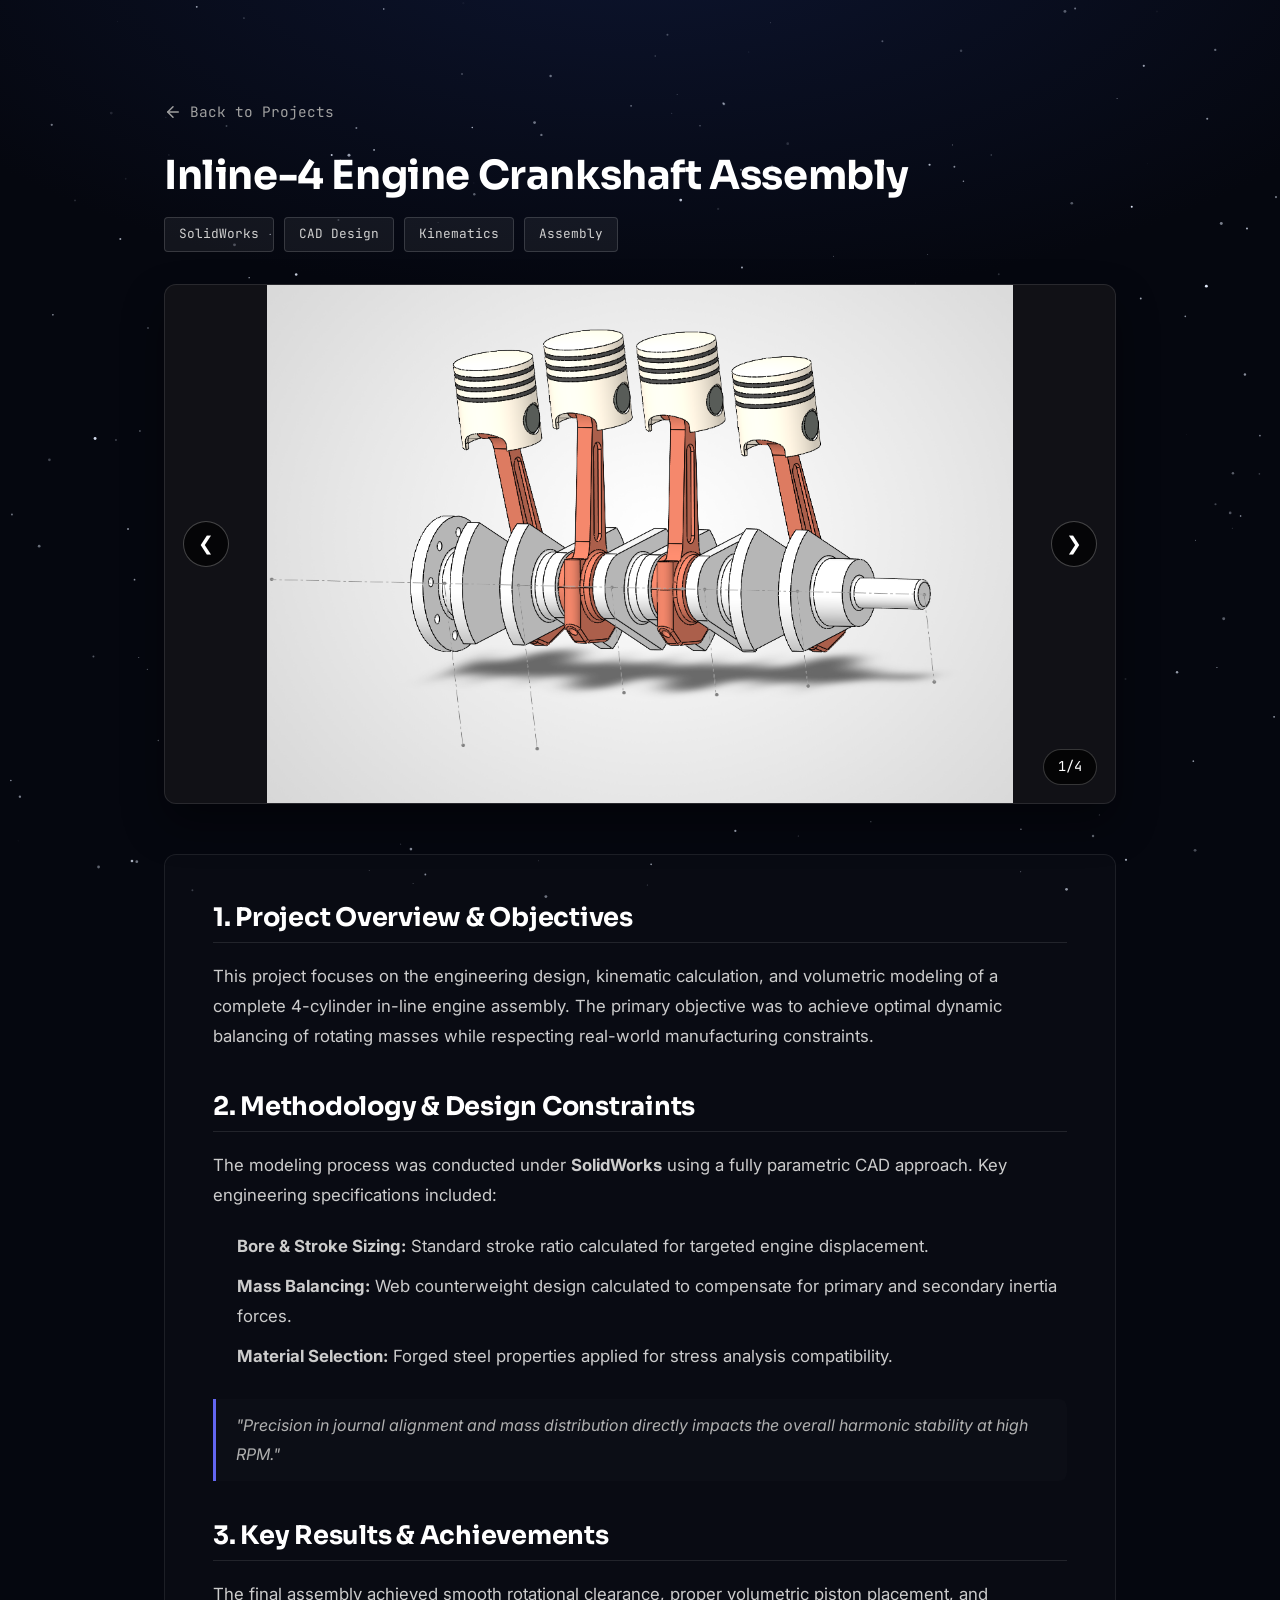
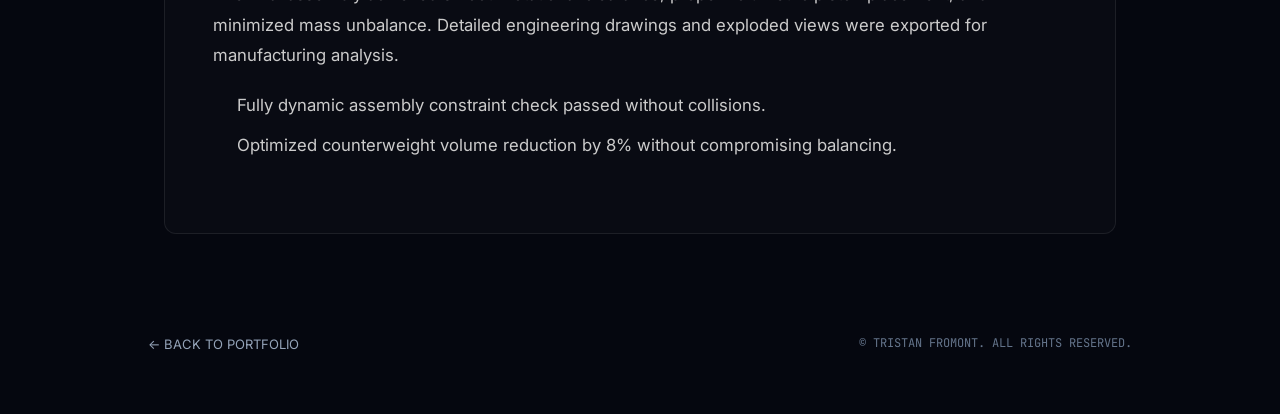
<file: project-engine.html>
<!DOCTYPE html>
<html lang="en">
<head>
    <meta charset="UTF-8">
    <meta name="viewport" content="width=device-width, initial-scale=1.0">
    <title>Project Title | Tristan Fromont Portfolio</title>

    <link rel="preconnect" href="https://fonts.googleapis.com">
    <link rel="preconnect" href="https://fonts.gstatic.com" crossorigin>
    <link href="https://fonts.googleapis.com/css2?family=Inter:wght@300;400;500;600&family=JetBrains+Mono:wght@400;500&family=Sora:wght@500;600;700&display=swap" rel="stylesheet">

    <link rel="stylesheet" href="css/style.css">

    <style>
        .project-detail {
            max-width: 1000px;
            margin: 100px auto 80px auto;
            padding: 0 24px;
        }

        .project-detail__back {
            display: inline-flex;
            align-items: center;
            gap: 8px;
            color: #a0a0a0;
            text-decoration: none;
            font-family: 'JetBrains Mono', monospace;
            font-size: 0.9rem;
            margin-bottom: 28px;
            transition: color 0.2s ease, transform 0.2s ease;
        }

        .project-detail__back:hover {
            color: #ffffff;
            transform: translateX(-4px);
        }

        .project-detail__header {
            margin-bottom: 32px;
        }

        .project-detail__title {
            font-family: 'Sora', sans-serif;
            font-size: 2.5rem;
            font-weight: 700;
            color: #ffffff;
            margin-bottom: 16px;
            line-height: 1.25;
        }

        .project-detail__tags {
            display: flex;
            flex-wrap: wrap;
            gap: 10px;
        }

        .project-detail__tag {
            font-family: 'JetBrains Mono', monospace;
            font-size: 0.8rem;
            padding: 6px 14px;
            border-radius: 4px;
            background: rgba(255, 255, 255, 0.06);
            border: 1px solid rgba(255, 255, 255, 0.15);
            color: #d0d0d0;
        }

        /* ===== GALERIE / CARROUSEL D'IMAGES ===== */
        .project-gallery {
            position: relative;
            width: 100%;
            height: 520px;
            border-radius: 12px;
            overflow: hidden;
            background: #111116;
            border: 1px solid rgba(255, 255, 255, 0.1);
            margin-bottom: 50px;
            box-shadow: 0 20px 40px rgba(0,0,0,0.4);
        }

        .project-gallery__item {
            position: absolute;
            top: 0;
            left: 0;
            width: 100%;
            height: 100%;
            object-fit: contain;
            opacity: 0;
            transition: opacity 0.4s ease-in-out;
            pointer-events: none;
        }

        .project-gallery__item.active {
            opacity: 1;
            pointer-events: auto;
        }

        .gallery-nav-btn {
            position: absolute;
            top: 50%;
            transform: translateY(-50%);
            background: rgba(0, 0, 0, 0.65);
            color: #fff;
            border: 1px solid rgba(255, 255, 255, 0.25);
            width: 46px;
            height: 46px;
            border-radius: 50%;
            cursor: pointer;
            display: flex;
            align-items: center;
            justify-content: center;
            font-size: 1.2rem;
            z-index: 10;
            transition: background 0.2s, border-color 0.2s, transform 0.2s;
        }

        .gallery-nav-btn:hover {
            background: rgba(0, 0, 0, 0.9);
            border-color: rgba(255, 255, 255, 0.6);
            transform: translateY(-50%) scale(1.05);
        }

        .gallery-nav-btn--prev { left: 18px; }
        .gallery-nav-btn--next { right: 18px; }

        .gallery-counter {
            position: absolute;
            bottom: 18px;
            right: 18px;
            background: rgba(0, 0, 0, 0.75);
            color: #fff;
            font-family: 'JetBrains Mono', monospace;
            font-size: 0.85rem;
            padding: 6px 14px;
            border-radius: 20px;
            border: 1px solid rgba(255, 255, 255, 0.2);
            z-index: 10;
        }

        /* ===== RAPPORT / CONTENU DU PROJET ===== */
        .project-report {
            background: rgba(255, 255, 255, 0.02);
            border: 1px solid rgba(255, 255, 255, 0.08);
            border-radius: 12px;
            padding: 48px;
            color: #e0e0e0;
            font-family: 'Inter', sans-serif;
            line-height: 1.8;
        }

        .project-report h2 {
            font-family: 'Sora', sans-serif;
            font-size: 1.6rem;
            color: #ffffff;
            margin-top: 40px;
            margin-bottom: 18px;
            border-bottom: 1px solid rgba(255, 255, 255, 0.1);
            padding-bottom: 10px;
        }

        .project-report h2:first-child {
            margin-top: 0;
        }

        .project-report h3 {
            font-family: 'Sora', sans-serif;
            font-size: 1.2rem;
            color: #e0e0e0;
            margin-top: 28px;
            margin-bottom: 14px;
        }

        .project-report p {
            margin-bottom: 20px;
            color: #cccccc;
            font-size: 1.05rem;
        }

        .project-report ul, .project-report ol {
            margin-bottom: 24px;
            padding-left: 24px;
        }

        .project-report li {
            margin-bottom: 10px;
            color: #cccccc;
            font-size: 1.05rem;
        }

        .project-report blockquote {
            border-left: 3px solid #6366f1;
            padding-left: 20px;
            margin: 28px 0;
            font-style: italic;
            color: #b0b0b0;
            background: rgba(255, 255, 255, 0.01);
            padding-top: 12px;
            padding-bottom: 12px;
            border-radius: 0 8px 8px 0;
        }

        .project-report code {
            font-family: 'JetBrains Mono', monospace;
            background: rgba(255, 255, 255, 0.1);
            padding: 2px 8px;
            border-radius: 4px;
            font-size: 0.9em;
        }

        @media (max-width: 768px) {
            .project-detail { margin-top: 80px; padding: 0 16px; }
            .project-detail__title { font-size: 1.8rem; }
            .project-gallery { height: 320px; }
            .project-report { padding: 24px; }
        }
    </style>
</head>
<body>

<canvas id="starfield"></canvas>
<div class="grid-overlay"></div>

<main class="project-detail">

    <a href="index.html#projects" class="project-detail__back">
        <svg width="18" height="18" viewBox="0 0 24 24" fill="none" stroke="currentColor" stroke-width="2" stroke-linecap="round" stroke-linejoin="round">
            <line x1="19" y1="12" x2="5" y2="12"></line>
            <polyline points="12 19 5 12 12 5"></polyline>
        </svg>
        <span>Back to Projects</span>
    </a>

    <header class="project-detail__header">
        <h1 class="project-detail__title">Inline-4 Engine Crankshaft Assembly</h1>
        <div class="project-detail__tags">
            <span class="project-detail__tag">SolidWorks</span>
            <span class="project-detail__tag">CAD Design</span>
            <span class="project-detail__tag">Kinematics</span>
            <span class="project-detail__tag">Assembly</span>
        </div>
    </header>

    <section class="project-gallery">
        <button class="gallery-nav-btn gallery-nav-btn--prev" onclick="changeDetailImage(-1)" aria-label="Previous Image">❮</button>
        <button class="gallery-nav-btn gallery-nav-btn--next" onclick="changeDetailImage(1)" aria-label="Next Image">❯</button>

        <span class="gallery-counter" id="galleryCounter">1/4</span>

        <img src="assets/projects/vilbrequin_principale.png" alt="3D Iso View" class="project-gallery__item active">
        <img src="assets/projects/vilbrequin_face.png" alt="Front View" class="project-gallery__item">
        <img src="assets/projects/vilbrequin_cote.png" alt="Side View" class="project-gallery__item">
        <img src="assets/projects/vilbrequin_haut.png" alt="Top View" class="project-gallery__item">
    </section>

    <article class="project-report">

        <h2>1. Project Overview & Objectives</h2>
        <p>
            This project focuses on the engineering design, kinematic calculation, and volumetric modeling of a complete 4-cylinder in-line engine assembly. The primary objective was to achieve optimal dynamic balancing of rotating masses while respecting real-world manufacturing constraints.
        </p>

        <h2>2. Methodology & Design Constraints</h2>
        <p>
            The modeling process was conducted under <strong>SolidWorks</strong> using a fully parametric CAD approach. Key engineering specifications included:
        </p>
        <ul>
            <li><strong>Bore & Stroke Sizing:</strong> Standard stroke ratio calculated for targeted engine displacement.</li>
            <li><strong>Mass Balancing:</strong> Web counterweight design calculated to compensate for primary and secondary inertia forces.</li>
            <li><strong>Material Selection:</strong> Forged steel properties applied for stress analysis compatibility.</li>
        </ul>

        <blockquote>
            "Precision in journal alignment and mass distribution directly impacts the overall harmonic stability at high RPM."
        </blockquote>

        <h2>3. Key Results & Achievements</h2>
        <p>
            The final assembly achieved smooth rotational clearance, proper volumetric piston placement, and minimized mass unbalance. Detailed engineering drawings and exploded views were exported for manufacturing analysis.
        </p>

        <ul>
            <li>Fully dynamic assembly constraint check passed without collisions.</li>
            <li>Optimized counterweight volume reduction by 8% without compromising balancing.</li>
        </ul>

    </article>

</main>

<footer class="footer">
    <div class="footer__inner">
        <a href="index.html#projects" class="footer__top">← BACK TO PORTFOLIO</a>
        <span class="footer__copy">&copy; TRISTAN FROMONT. ALL RIGHTS RESERVED.</span>
    </div>
</footer>

<script>
    function changeDetailImage(step) {
        const gallery = document.querySelector('.project-gallery');
        const items = gallery.querySelectorAll('.project-gallery__item');
        const counter = document.getElementById('galleryCounter');
        let activeIndex = 0;

        items.forEach((item, index) => {
            if (item.classList.contains('active')) {
                activeIndex = index;
            }
        });

        items[activeIndex].classList.remove('active');
        let nextIndex = (activeIndex + step + items.length) % items.length;
        items[nextIndex].classList.add('active');

        if (counter) {
            counter.textContent = `${nextIndex + 1}/${items.length}`;
        }
    }
</script>

<script src="js/script.js"></script>
</body>
</html>
</file>
<file: css/style.css>
/* ================================================================
   PORTFOLIO STYLESHEET
   Design system: "Technical Viewport" — Tranche blanche centrale
   sur fond étoilé deep-space.
   ================================================================ */

/* ----------------------------------------------------------------
   1. DESIGN TOKENS
---------------------------------------------------------------- */
:root {
    /* Backgrounds */
    --bg-space: #05070f;       /* Fond étoilé global */
    --bg-sheet: #ffffff;       /* Tranche blanche centrale */
    --bg-card: #f8fafc;        /* Fond des cartes / panneaux */
    --bg-card-hover: #f1f5f9;  /* Survol des cartes */

    /* Lines & Borders */
    --line: #e2e8f0;
    --line-strong: #cbd5e1;

    /* Text (Fond Blanc) */
    --text-0: #0f172a;        /* Titres, near-black */
    --text-1: #334155;        /* Texte principal, gris foncé */
    --text-2: #64748b;        /* Textes secondaires / étiquettes */

    /* Accents (Ajustés pour lisibilité sur blanc) */
    --accent: #2563eb;        /* Bleu roi dynamique */
    --accent-hover: #1d4ed8;
    --accent-glow: rgba(37, 99, 235, 0.12);

    /* Type */
    --font-display: 'Sora', sans-serif;
    --font-body: 'Inter', sans-serif;
    --font-mono: 'JetBrains Mono', monospace;

    /* Layout */
    --page-max: 1080px;
    --gutter: clamp(20px, 5vw, 48px);
    --section-pad: clamp(50px, 8vw, 100px);
    --radius-s: 6px;
    --radius-m: 12px;

    /* Motion */
    --ease: cubic-bezier(0.16, 1, 0.3, 1);
    --dur-s: 0.25s;
    --dur-m: 0.6s;
}

/* ----------------------------------------------------------------
   2. RESET & BASE
---------------------------------------------------------------- */
* { box-sizing: border-box; }
html { scroll-behavior: smooth; }

@media (prefers-reduced-motion: reduce) {
    html { scroll-behavior: auto; }
    *, *::before, *::after {
        animation-duration: 0.001ms !important;
        animation-iteration-count: 1 !important;
        transition-duration: 0.001ms !important;
        scroll-behavior: auto !important;
    }
}

body {
    margin: 0;
    background: var(--bg-space);
    color: var(--text-1);
    font-family: var(--font-body);
    font-size: 16px;
    line-height: 1.6;
    -webkit-font-smoothing: antialiased;
    overflow-x: hidden;
}

h1, h2, h3, h4 {
    font-family: var(--font-display);
    color: var(--text-0);
    margin: 0;
    line-height: 1.15;
    letter-spacing: -0.01em;
}

p { margin: 0; }
ul { margin: 0; padding: 0; list-style: none; }
a { color: inherit; text-decoration: none; }
button { font: inherit; color: inherit; background: none; border: none; cursor: pointer; }
img { max-width: 100%; display: block; }

code {
    font-family: var(--font-mono);
    background: #e0f2fe;
    padding: 0.1em 0.4em;
    border-radius: 4px;
    font-size: 0.85em;
    color: var(--accent);
}

:focus-visible {
    outline: 2px solid var(--accent);
    outline-offset: 3px;
    border-radius: 2px;
}

.skip-link {
    position: absolute;
    left: -9999px;
    top: 0;
    background: var(--accent);
    color: #ffffff;
    padding: 12px 20px;
    z-index: 999;
    font-family: var(--font-mono);
    font-size: 13px;
}
.skip-link:focus { left: 16px; top: 16px; }

/* ----------------------------------------------------------------
   3. BACKGROUND LAYERS (FOND ÉTOILÉ)
---------------------------------------------------------------- */
#starfield {
    position: fixed;
    inset: 0;
    width: 100%;
    height: 100%;
    z-index: -2;
    background: radial-gradient(ellipse 120% 80% at 50% -10%, #0d1530 0%, var(--bg-space) 55%);
}

.grid-overlay {
    position: fixed;
    inset: 0;
    z-index: -1;
    pointer-events: none;
    background-image:
            linear-gradient(rgba(255, 255, 255, 0.08) 1px, transparent 1px),
            linear-gradient(90deg, rgba(255, 255, 255, 0.08) 1px, transparent 1px);
    background-size: 64px 64px;
    opacity: 0.05;
    mask-image: radial-gradient(ellipse 60% 50% at 50% 20%, black, transparent 75%);
}

/* ----------------------------------------------------------------
   4. TRANCHE BLANCHE PRINCIPALE (#MAIN)
---------------------------------------------------------------- */
#main {
    max-width: var(--page-max);
    margin: 90px auto 60px; /* Espace sous le header fixe */
    background-color: var(--bg-sheet);
    border-radius: var(--radius-m);
    box-shadow: 0 25px 60px rgba(0, 0, 0, 0.6);
    position: relative;
    z-index: 2;
    overflow: hidden;
    min-height: 100vh;
}

.section__inner {
    padding: var(--section-pad) var(--gutter);
    border-bottom: 1px solid var(--line);
}

.section__inner:last-of-type {
    border-bottom: none;
}

.section__title {
    font-size: clamp(26px, 3.5vw, 40px);
    font-weight: 700;
    margin-bottom: 40px;
    color: var(--text-0);
}

/* ----------------------------------------------------------------
   5. NAVIGATION
---------------------------------------------------------------- */
.nav {
    position: fixed;
    top: 0; left: 0; right: 0;
    z-index: 500;
    background: transparent;
    transition: background var(--dur-s) var(--ease), border-color var(--dur-s) var(--ease), backdrop-filter var(--dur-s) var(--ease);
}
.nav.is-scrolled {
    background: rgba(5, 7, 15, 0.85);
    backdrop-filter: blur(14px);
    -webkit-backdrop-filter: blur(14px);
    border-bottom: 1px solid rgba(255, 255, 255, 0.1);
}
.nav__inner {
    max-width: var(--page-max);
    margin: 0 auto;
    padding: 18px var(--gutter);
    display: flex;
    align-items: center;
    justify-content: space-between;
    gap: 32px;
}

.nav__actions-left, .nav__links {
    display: flex;
    align-items: center;
    gap: 28px;
}

.nav__link {
    position: relative;
    font-family: var(--font-body);
    font-size: 14px;
    font-weight: 500;
    color: #cbd5e1;
    padding: 6px 0;
    display: inline-flex;
    align-items: center;
    gap: 8px;
    transition: color var(--dur-s);
}

.nav__link svg {
    width: 20px;
    height: 20px;
    display: block;
}

.nav__link::after {
    content: '';
    position: absolute;
    left: 0; bottom: 0;
    width: 0; height: 2px;
    background: #64ffda;
    transition: width var(--dur-s) var(--ease);
}

/* Restauration du soulignement au survol ET à la détection active du scroll */
.nav__link:hover,
.nav__link.active {
    color: #ffffff;
}

.nav__link:hover::after,
.nav__link.active::after {
    width: 100%;
}

.nav__burger {
    display: none;
    width: 32px; height: 24px;
    position: relative;
}
.nav__burger span {
    position: absolute;
    left: 0; right: 0;
    height: 1.5px;
    background: #ffffff;
    transition: transform var(--dur-s) var(--ease), opacity var(--dur-s);
}
.nav__burger span:nth-child(1) { top: 0; }
.nav__burger span:nth-child(2) { top: 11px; }
.nav__burger span:nth-child(3) { top: 22px; }

.nav__mobile {
    display: none;
    flex-direction: column;
    gap: 4px;
    padding: 8px var(--gutter) 24px;
    background: rgba(5, 7, 15, 0.96);
    border-bottom: 1px solid rgba(255, 255, 255, 0.1);
}
.nav__mobile a {
    padding: 14px 4px;
    font-size: 15px;
    color: #cbd5e1;
    border-bottom: 1px solid rgba(255, 255, 255, 0.1);
}
.nav__mobile.is-open { display: flex; }

@media (max-width: 860px) {
    .nav__links, .nav__actions-left { display: none; }
    .nav__burger { display: block; }
}

/* ----------------------------------------------------------------
   6. CUSTOM CURSOR
---------------------------------------------------------------- */
.cursor-dot, .cursor-ring {
    position: fixed;
    top: 0; left: 0;
    pointer-events: none;
    z-index: 9999;
    border-radius: 50%;
    transform: translate(-50%, -50%);
}
.cursor-dot { width: 5px; height: 5px; background: var(--accent); }
.cursor-ring {
    width: 32px; height: 32px;
    border: 1px solid var(--accent);
    transition: width var(--dur-s) var(--ease), height var(--dur-s) var(--ease);
}
@media (hover: none), (pointer: coarse) {
    .cursor-dot, .cursor-ring { display: none; }
}

/* ----------------------------------------------------------------
   7. CORNER-BRACKET MOTIF
---------------------------------------------------------------- */
.corner {
    position: absolute;
    width: 14px; height: 14px;
    border: 1px solid var(--accent);
    opacity: 0.6;
}
.corner--tl { top: -1px; left: -1px; border-right: none; border-bottom: none; }
.corner--tr { top: -1px; right: -1px; border-left: none; border-bottom: none; }
.corner--bl { bottom: -1px; left: -1px; border-right: none; border-top: none; }
.corner--br { bottom: -1px; right: -1px; border-left: none; border-top: none; }

/* ----------------------------------------------------------------
   8. BUTTONS
---------------------------------------------------------------- */
.btn {
    display: inline-flex;
    align-items: center;
    justify-content: center;
    gap: 10px;
    padding: 14px 24px;
    border-radius: var(--radius-s);
    font-size: 14px;
    font-weight: 600;
    font-family: var(--font-body);
    transition: all var(--dur-s) var(--ease);
    white-space: nowrap;
}
.btn svg { transition: transform var(--dur-s) var(--ease); flex-shrink: 0; }
.btn:hover svg { transform: translateX(3px); }

.btn--primary {
    background: var(--accent);
    color: #ffffff;
}
.btn--primary:hover {
    background: var(--accent-hover);
    box-shadow: 0 4px 18px var(--accent-glow);
    transform: translateY(-2px);
}

.btn--ghost {
    border: 1px solid var(--line-strong);
    color: var(--text-0);
    background: transparent;
}
.btn--ghost:hover {
    border-color: var(--accent);
    background: var(--accent-glow);
    color: var(--accent);
    transform: translateY(-2px);
}

/* ----------------------------------------------------------------
   9. HERO SECTION
---------------------------------------------------------------- */
.hero {
    padding: 60px var(--gutter);
    border-bottom: 1px solid var(--line);
}

.hero__inner {
    display: grid;
    grid-template-columns: 1.2fr 0.8fr;
    gap: 3.5rem;
    align-items: center;
}

.hero__name {
    font-size: clamp(40px, 6vw, 72px);
    font-weight: 800;
    color: var(--text-0);
    display: flex;
    flex-direction: column;
    margin-bottom: 16px;
}

.hero__role {
    font-size: 15px;
    color: var(--text-2);
    margin-bottom: 20px;
    font-weight: 500;
}
.hero__role-mono { font-family: var(--font-mono); color: var(--accent); font-weight: 600; }

.hero__tagline {
    font-size: 1rem;
    font-weight: 400;
    font-style: italic;
    color: var(--text-1);
    border-left: 3px solid var(--accent);
    padding-left: 1rem;
    margin: 1.25rem 0;
    line-height: 1.5;
}

.hero__tagline-author {
    display: block;
    font-style: normal;
    font-family: var(--font-mono);
    font-size: 0.85rem;
    color: var(--accent);
    margin-top: 0.4rem;
    font-weight: 600;
}

.hero__intro {
    color: var(--text-1);
    font-size: 0.95rem;
    line-height: 1.65;
    margin-bottom: 30px;
}

.hero__actions { display: flex; gap: 16px; flex-wrap: wrap; }

.viewport {
    position: relative;
    aspect-ratio: 1 / 1;
    border: 1px solid var(--line-strong);
    border-radius: var(--radius-m);
    background: var(--bg-card);
    overflow: hidden;
}

.hero__profile-img {
    width: 100%;
    height: 100%;
    object-fit: cover;
}

.scroll-cue {
    display: flex;
    flex-direction: column;
    align-items: center;
    gap: 8px;
    font-family: var(--font-mono);
    font-size: 10px;
    letter-spacing: 0.16em;
    color: var(--text-2);
    margin-top: 40px;
}
.scroll-cue__line {
    width: 1px;
    height: 30px;
    background: linear-gradient(var(--accent), transparent);
    animation: scrollLine 2s var(--ease) infinite;
}
@keyframes scrollLine {
    0% { transform: scaleY(0); transform-origin: top; }
    50% { transform: scaleY(1); transform-origin: top; }
    50.01% { transform-origin: bottom; }
    100% { transform: scaleY(0); transform-origin: bottom; }
}

@media (max-width: 900px) {
    .hero__inner { grid-template-columns: 1fr; gap: 2.5rem; }
    .hero__visual { order: -1; max-width: 280px; margin: 0 auto; }
}

/* ----------------------------------------------------------------
   10. ABOUT
---------------------------------------------------------------- */
.about__grid {
    display: grid;
    grid-template-columns: 1fr 1fr;
    gap: 48px;
    align-items: start;
}
.about__statement {
    font-size: clamp(20px, 2.4vw, 28px);
    font-weight: 600;
    color: var(--text-0);
    line-height: 1.35;
}
.about__details p {
    color: var(--text-1);
    margin-bottom: 24px;
    font-size: 15px;
}
.about__facts { display: flex; flex-direction: column; gap: 12px; }
.about__facts li {
    display: flex;
    gap: 16px;
    font-size: 14px;
    color: var(--text-0);
    padding-bottom: 12px;
    border-bottom: 1px solid var(--line);
}
.about__facts li span {
    font-family: var(--font-mono);
    color: var(--accent);
    font-weight: 600;
    min-width: 95px;
    font-size: 11px;
    text-transform: uppercase;
    letter-spacing: 0.05em;
    padding-top: 2px;
}
@media (max-width: 820px) { .about__grid { grid-template-columns: 1fr; } }

/* ----------------------------------------------------------------
   11. SKILLS
---------------------------------------------------------------- */
.skills__grid {
    display: grid;
    grid-template-columns: repeat(auto-fit, minmax(220px, 1fr));
    gap: 16px;
}
.skill-card {
    position: relative;
    background: var(--bg-card);
    border: 1px solid var(--line);
    border-radius: var(--radius-m);
    padding: 28px 24px;
    transition: all var(--dur-s) var(--ease);
}
.skill-card:hover {
    background: var(--bg-card-hover);
    border-color: var(--accent);
    transform: translateY(-4px);
    box-shadow: 0 10px 25px rgba(0, 0, 0, 0.05);
}
.skill-card__icon {
    font-size: 1.6rem;
    margin-bottom: 14px;
}
.skill-card h4 {
    font-size: 16px;
    font-weight: 700;
    margin-bottom: 8px;
}
.skill-card p {
    font-size: 13.5px;
    color: var(--text-1);
    line-height: 1.5;
}

/* ----------------------------------------------------------------
   12. PROJECTS
---------------------------------------------------------------- */
.projects__slider-wrapper {
    position: relative;
    width: 100%;
}

.projects__grid--horizontal {
    display: flex;
    gap: 20px;
    overflow-x: auto;
    scroll-behavior: smooth;
    scroll-snap-type: x mandatory;
    padding: 8px 4px 16px;
    scrollbar-width: none;
}
.projects__grid--horizontal::-webkit-scrollbar { display: none; }

.projects__grid--horizontal .project-card {
    flex: 0 0 320px;
    max-width: 320px;
    scroll-snap-align: start;
}

.project-card {
    background: var(--bg-card);
    border: 1px solid var(--line);
    border-radius: var(--radius-m);
    overflow: hidden;
    transition: all var(--dur-s) var(--ease);
    display: flex;
    flex-direction: column;
}
.project-card:hover {
    transform: translateY(-5px);
    border-color: var(--accent);
    box-shadow: 0 12px 30px rgba(0, 0, 0, 0.08);
}

.project-card__media {
    position: relative;
    width: 100%;
    height: 200px;
    background: #e2e8f0;
    overflow: hidden;
    border-bottom: 1px solid var(--line);
}

.project-card__img-item {
    position: absolute;
    top: 0; left: 0;
    width: 100%; height: 100%;
    object-fit: cover;
    opacity: 0;
    transition: opacity var(--dur-s) ease-in-out;
}
.project-card__img-item.active { opacity: 1; }

.projects-nav-btn {
    position: absolute;
    top: 50%;
    transform: translateY(-50%);
    width: 40px; height: 40px;
    border-radius: 50%;
    background: var(--bg-sheet);
    border: 1px solid var(--line-strong);
    color: var(--text-0);
    font-size: 1rem;
    z-index: 20;
    display: flex;
    align-items: center;
    justify-content: center;
    box-shadow: 0 4px 12px rgba(0, 0, 0, 0.15);
    transition: all var(--dur-s) var(--ease);
}
.projects-nav-btn:hover {
    background: var(--accent);
    color: #ffffff;
    border-color: var(--accent);
}
.projects-nav-btn--prev { left: -16px; }
.projects-nav-btn--next { right: -16px; }

.img-nav-btn {
    position: absolute;
    top: 50%;
    transform: translateY(-50%);
    width: 28px; height: 28px;
    background: rgba(255, 255, 255, 0.85);
    color: var(--text-0);
    border: 1px solid var(--line);
    border-radius: 50%;
    z-index: 10;
    display: flex;
    align-items: center;
    justify-content: center;
    font-size: 0.75rem;
}

.img-nav-btn--prev { left: 8px; }
.img-nav-btn--next { right: 8px; }

.img-counter {
    position: absolute;
    bottom: 8px; right: 8px;
    background: rgba(15, 23, 42, 0.75);
    color: #ffffff;
    font-family: var(--font-mono);
    font-size: 10px;
    padding: 2px 6px;
    border-radius: 10px;
    z-index: 10;
}

.project-card__body {
    padding: 20px;
    display: flex;
    flex-direction: column;
    flex: 1;
}

.project-card__date {
    font-family: var(--font-mono);
    font-size: 11px;
    color: var(--text-2);
    margin-bottom: 6px;
}

.project-card__title { font-size: 16px; font-weight: 700; margin-bottom: 8px; }
.project-card__desc { font-size: 13px; color: var(--text-1); margin-bottom: 16px; flex: 1; }

.project-card__stack {
    display: flex;
    flex-wrap: wrap;
    gap: 6px;
    margin-bottom: 16px;
}
.project-card__stack span {
    font-family: var(--font-mono);
    font-size: 10px;
    color: var(--accent);
    background: #eff6ff;
    border: 1px solid #bfdbfe;
    padding: 2px 6px;
    border-radius: 4px;
}

.project-card__actions a {
    display: block;
    text-align: center;
    padding: 9px 12px;
    border-radius: var(--radius-s);
    font-size: 12px;
    font-family: var(--font-mono);
    border: 1px solid var(--line-strong);
    color: var(--text-0);
    transition: all var(--dur-s);
}
.project-card__actions a:hover {
    border-color: var(--accent);
    background: var(--accent);
    color: #ffffff;
}

/* ----------------------------------------------------------------
   13. CONTACT BAR
---------------------------------------------------------------- */
.contact-bar {
    display: grid;
    grid-template-columns: repeat(4, 1fr);
    gap: 1rem;
    background: var(--bg-card);
    border: 1px solid var(--line);
    border-radius: var(--radius-m);
    padding: 2rem 1.5rem;
    margin-top: 10px;
}

.contact-bar__col {
    display: flex;
    flex-direction: column;
    gap: 0.6rem;
    border-right: 1px solid var(--line-strong);
    padding-right: 1.2rem;
}

.contact-bar__col:last-child {
    border-right: none;
    padding-right: 0;
}

.contact-bar__label {
    font-family: var(--font-mono);
    font-size: 0.72rem;
    font-weight: 700;
    letter-spacing: 0.08em;
    color: var(--text-2);
    text-transform: uppercase;
}

.contact-bar__text,
.contact-bar__value-link,
.contact-bar__link {
    font-family: var(--font-body);
    font-size: 0.92rem;
    color: var(--text-0);
    transition: color var(--dur-s) ease;
}

.contact-bar__value-link:hover,
.contact-bar__link:hover {
    color: var(--accent);
}

.contact-bar__socials {
    display: flex;
    align-items: center;
    gap: 0.6rem;
}

.social-icon-btn {
    display: flex;
    align-items: center;
    justify-content: center;
    width: 34px; height: 34px;
    border-radius: 50%;
    background: #ffffff;
    border: 1px solid var(--line-strong);
    color: var(--text-0);
    transition: all var(--dur-s) ease;
}

.social-icon-btn:hover {
    background: var(--accent);
    border-color: var(--accent);
    color: #ffffff;
    transform: translateY(-2px);
}

@media (max-width: 768px) {
    .contact-bar {
        grid-template-columns: 1fr;
        gap: 1.5rem;
    }
    .contact-bar__col {
        border-right: none;
        border-bottom: 1px solid var(--line);
        padding-right: 0;
        padding-bottom: 1.2rem;
    }
    .contact-bar__col:last-child {
        border-bottom: none;
        padding-bottom: 0;
    }
}

/* ----------------------------------------------------------------
   14. REVEAL-ON-SCROLL
---------------------------------------------------------------- */
[data-reveal] {
    opacity: 0;
    transform: translateY(20px);
    transition: opacity 0.8s var(--ease), transform 0.8s var(--ease);
}
[data-reveal].is-visible {
    opacity: 1;
    transform: translateY(0);
}

/* ----------------------------------------------------------------
   15. FOOTER
---------------------------------------------------------------- */
.footer {
    max-width: var(--page-max);
    margin: 0 auto 40px;
    padding: 20px var(--gutter);
}
.footer__inner {
    display: flex;
    align-items: center;
    justify-content: space-between;
    flex-wrap: wrap;
    gap: 16px;
}
.footer__top, .footer__socials a {
    font-size: 13px;
    color: #94a3b8;
    transition: color var(--dur-s);
}
.footer__top:hover, .footer__socials a:hover { color: #ffffff; }
.footer__copy {
    font-family: var(--font-mono);
    font-size: 12px;
    color: #64748b;
}
.footer__socials { display: flex; gap: 16px; }

@media (max-width: 700px) {
    .footer__inner { justify-content: center; text-align: center; }
}
</file>
